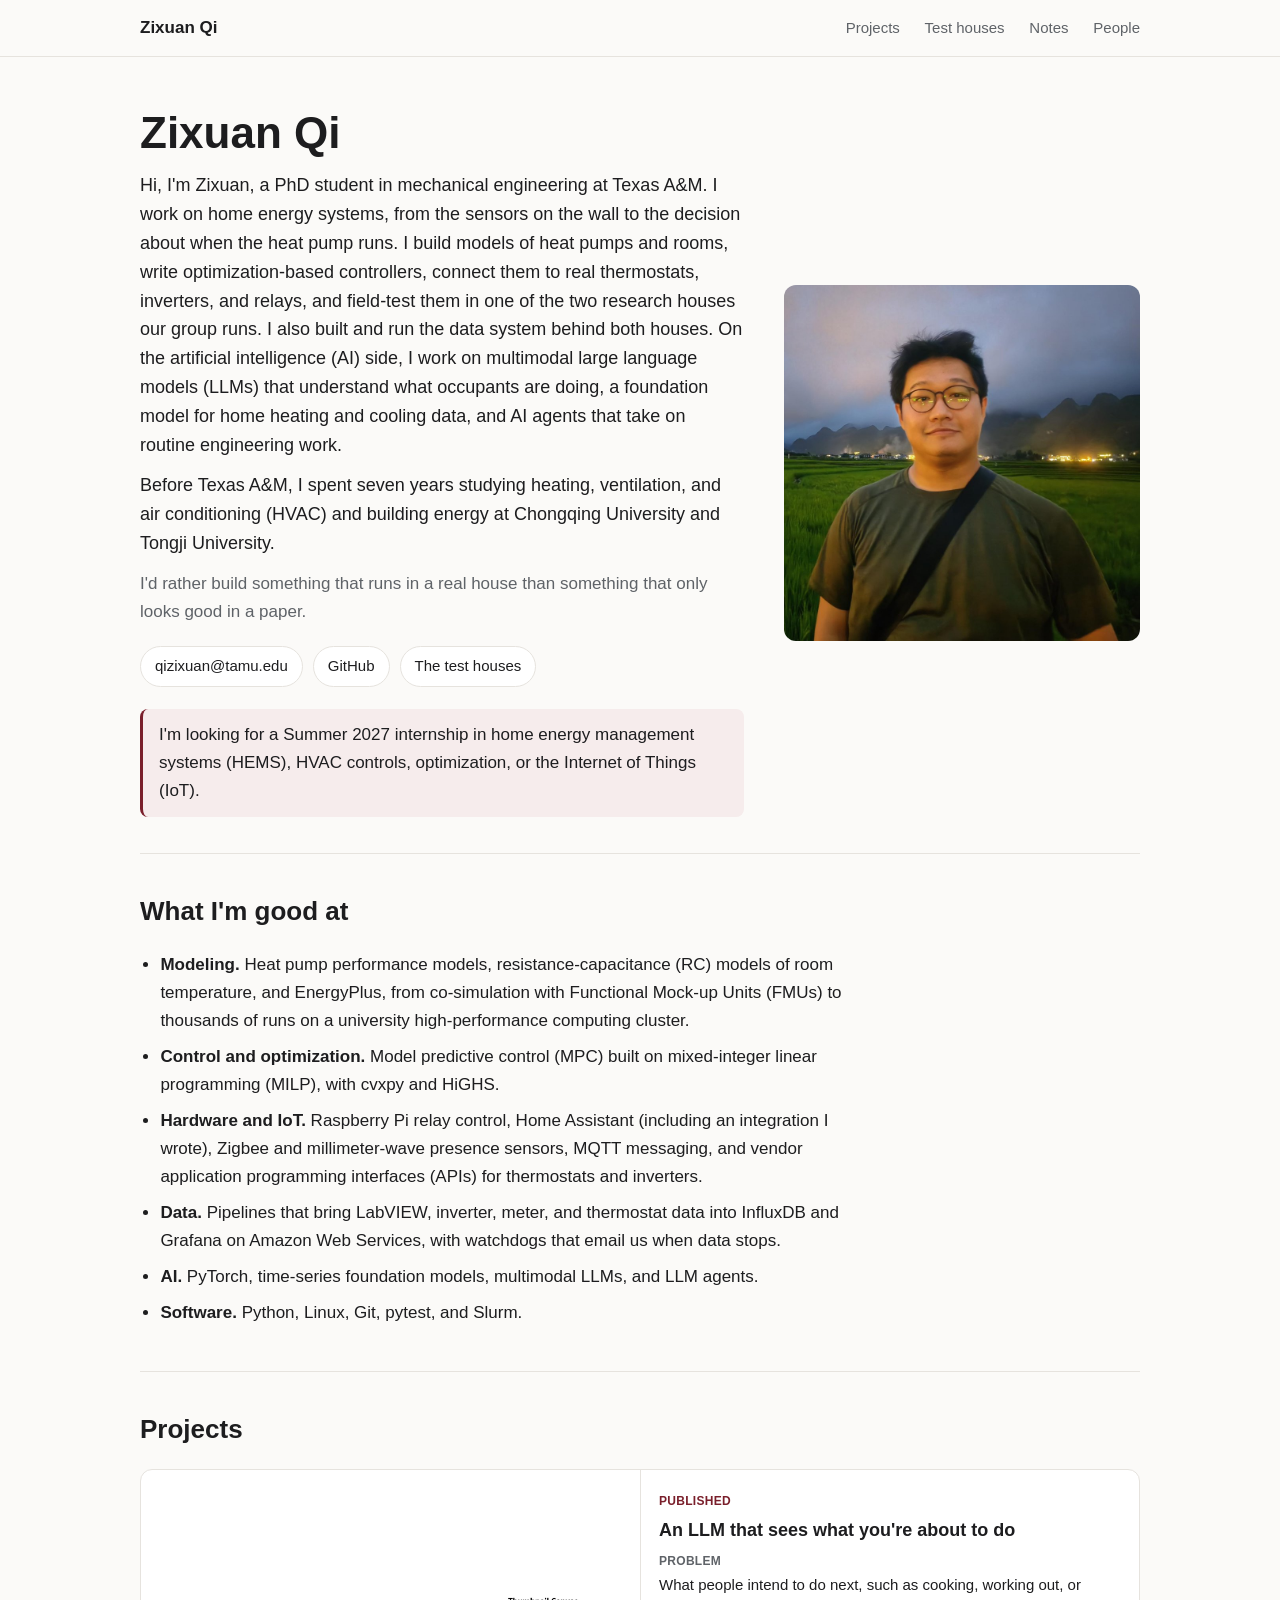
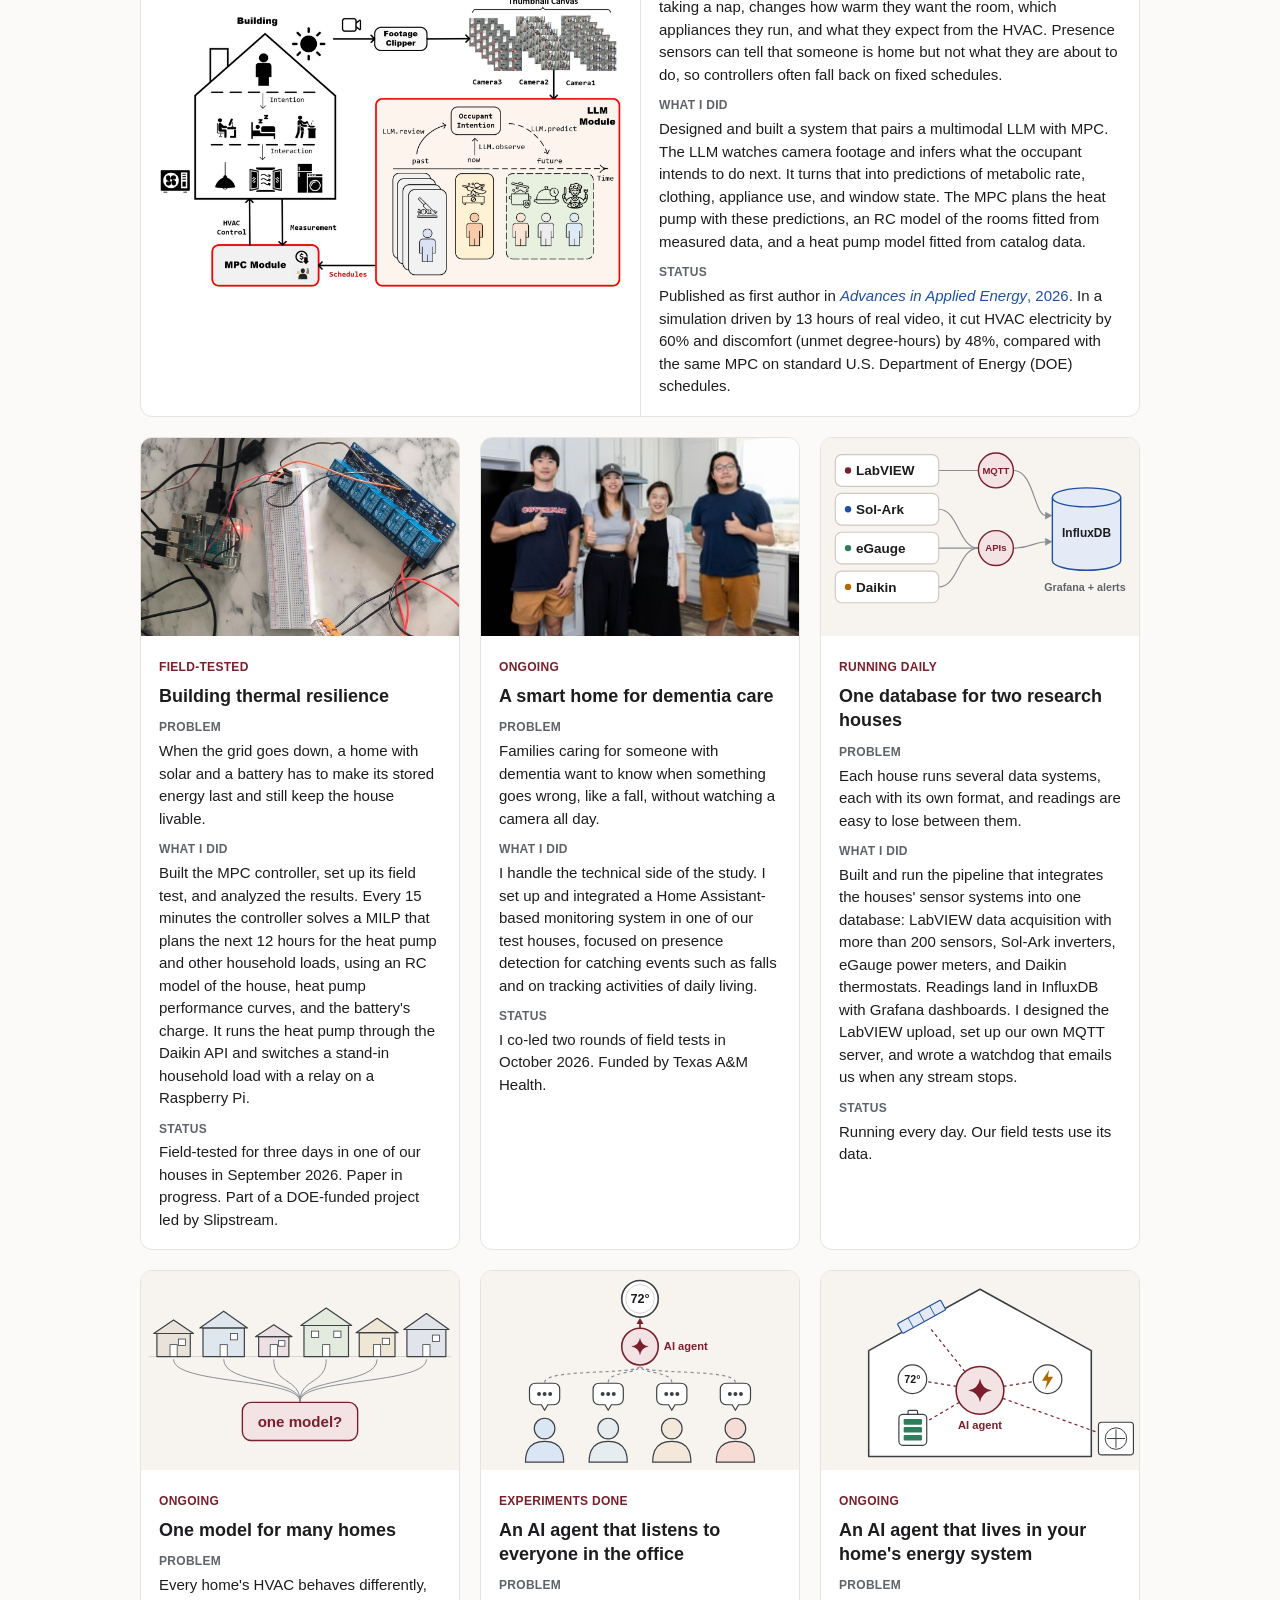
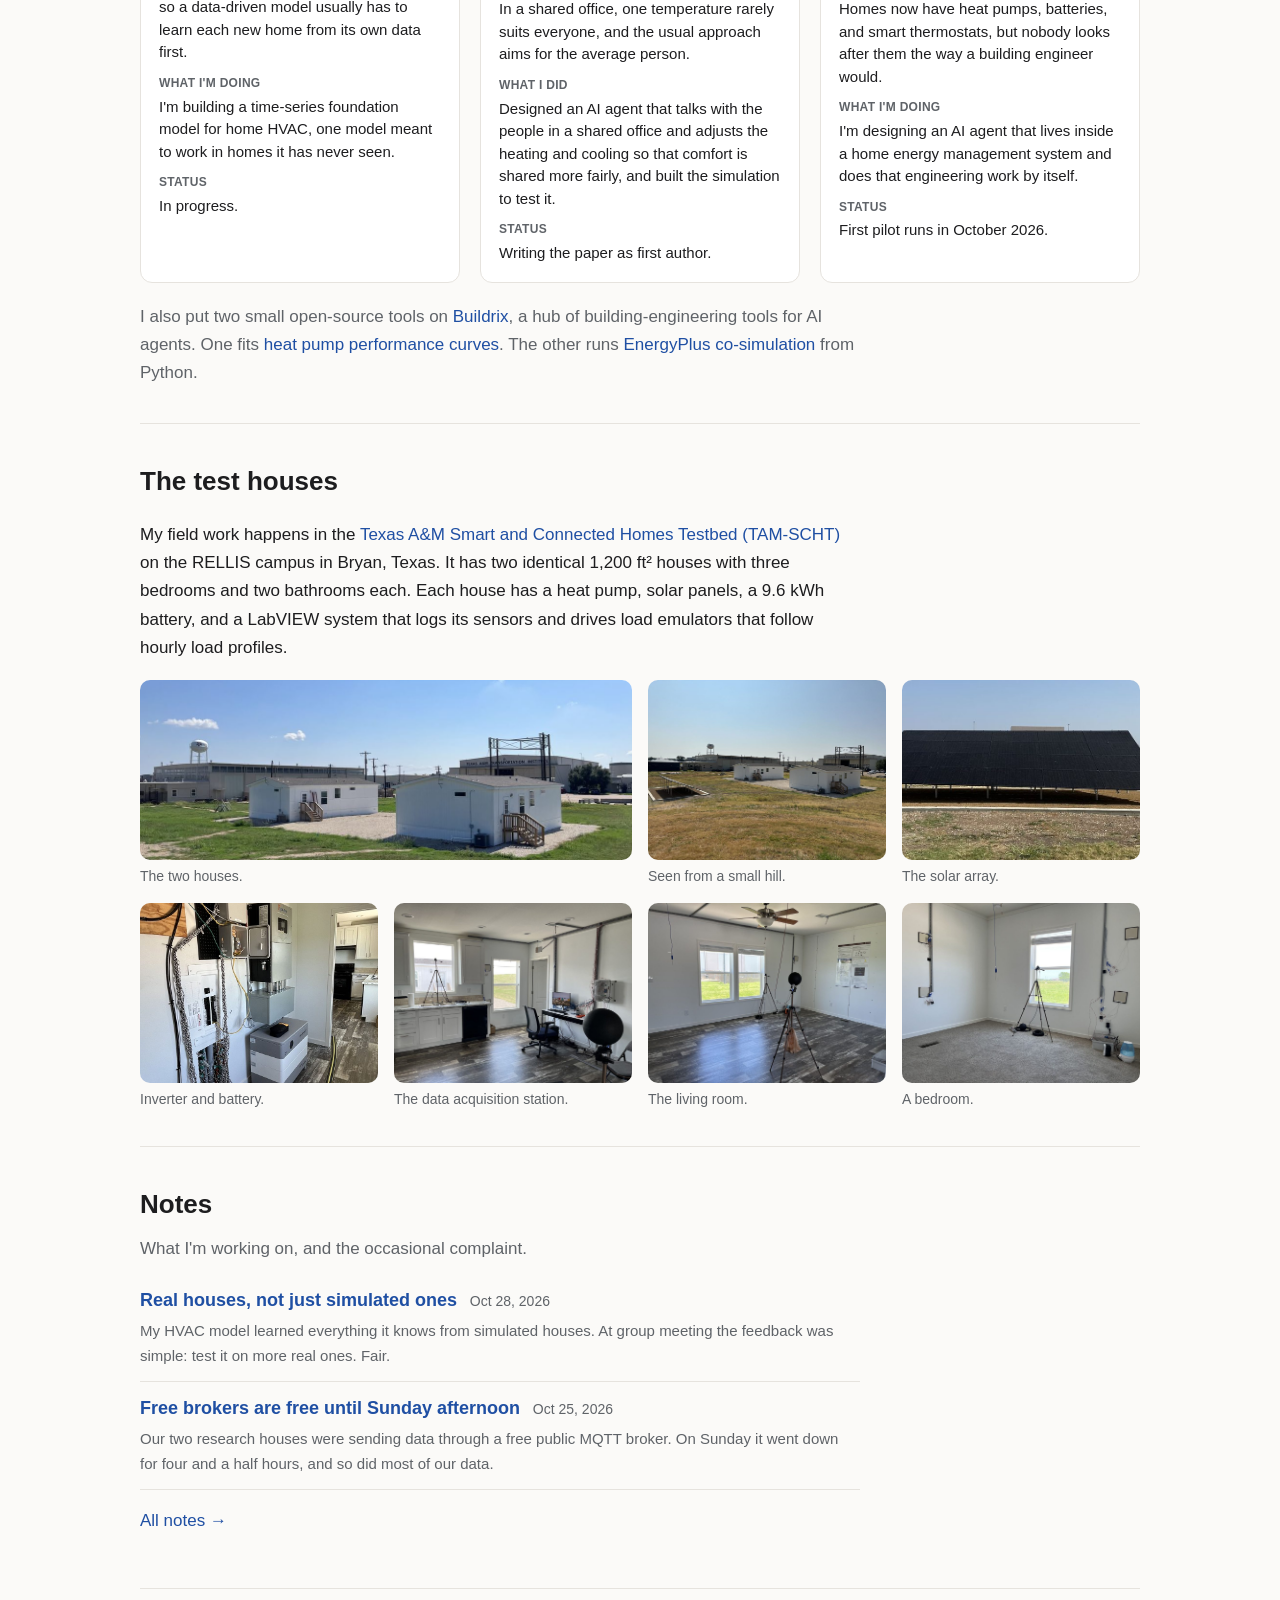
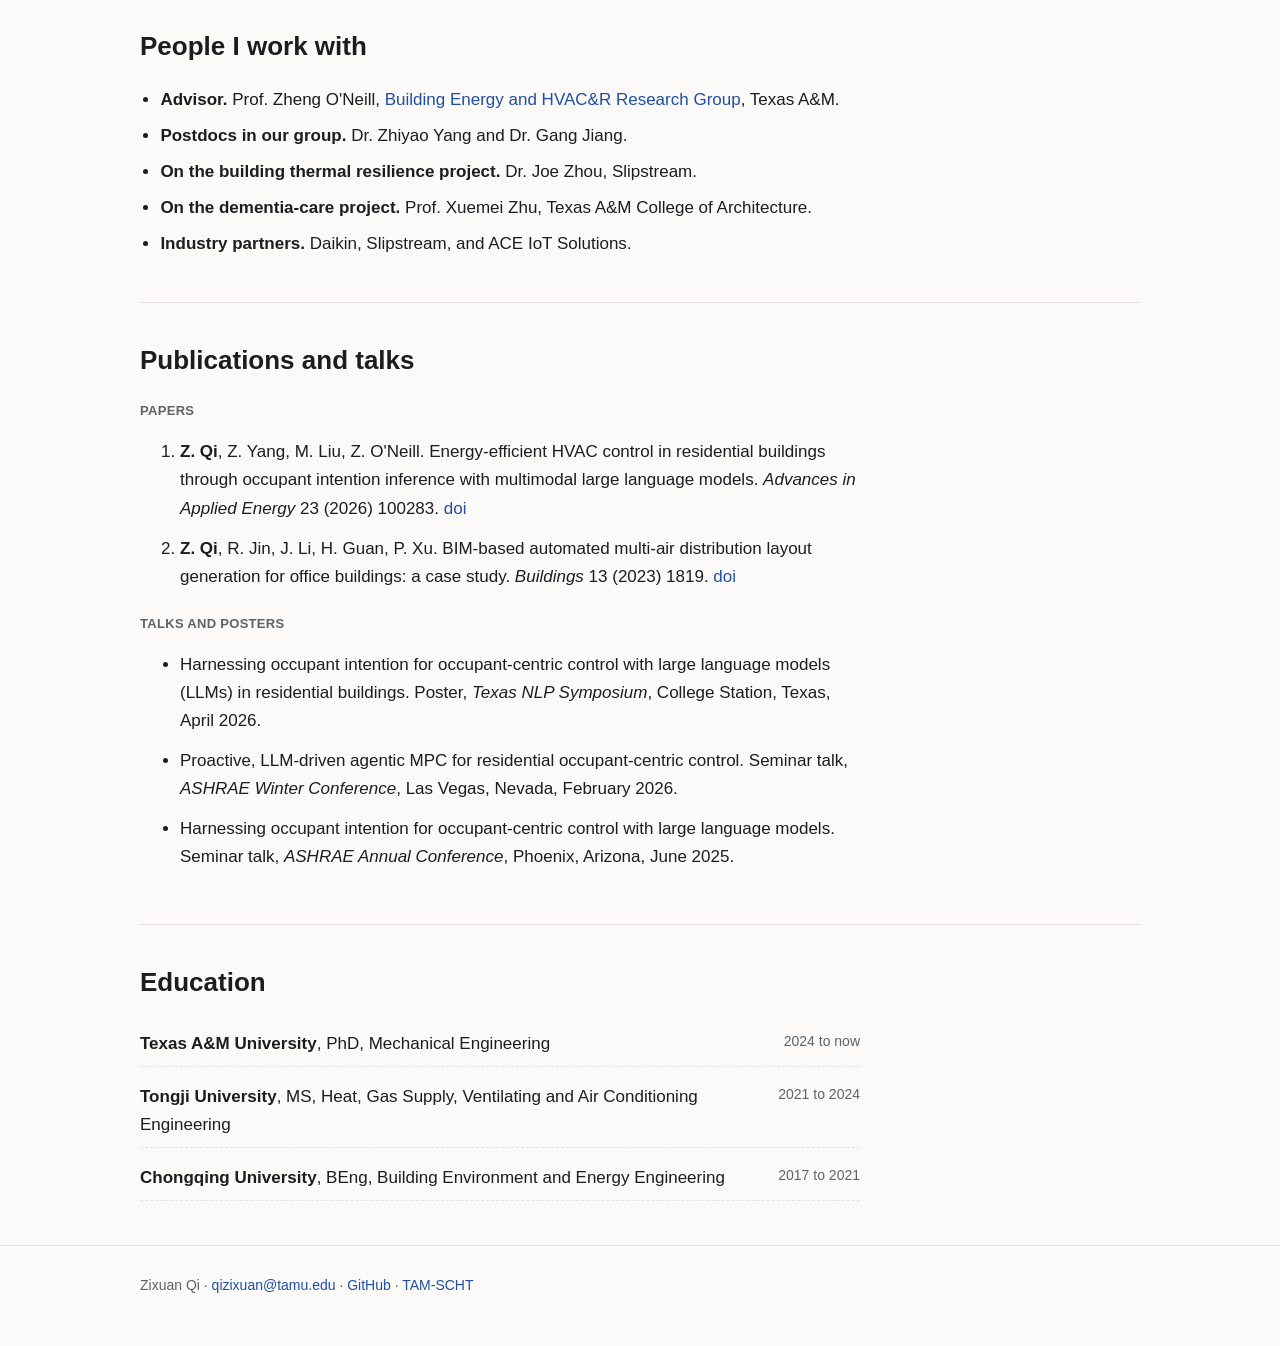
<file: index.html>
<!doctype html>
<html lang="en">
<head>
<meta charset="utf-8">
<meta name="viewport" content="width=device-width, initial-scale=1">
<title>Zixuan Qi</title>
<meta name="description" content="Zixuan Qi, PhD student at Texas A&amp;M. Home energy systems: modeling, model predictive control, IoT, and AI.">
<link rel="stylesheet" href="assets/css/site.css">
</head>
<body>
<header class="site-header">
  <div class="wrap">
    <a class="brand" href="./">Zixuan Qi</a>
    <nav class="nav">
      <a href="#projects">Projects</a>
      <a href="#testbed">Test houses</a>
      <a href="notes/">Notes</a>
      <a href="#people">People</a>
    </nav>
  </div>
</header>

<main class="wrap">
  <div class="hero">
    <div>
      <h1>Zixuan Qi</h1>
      <p class="lead">Hi, I'm Zixuan, a PhD student in mechanical engineering at Texas A&amp;M. I work on home energy systems, from the sensors on the wall to the decision about when the heat pump runs. I build models of heat pumps and rooms, write optimization-based controllers, connect them to real thermostats, inverters, and relays, and field-test them in one of the two research houses our group runs. I also built and run the data system behind both houses. On the artificial intelligence (AI) side, I work on multimodal large language models (LLMs) that understand what occupants are doing, a foundation model for home heating and cooling data, and AI agents that take on routine engineering work.</p>
      <p class="lead">Before Texas A&amp;M, I spent seven years studying heating, ventilation, and air conditioning (HVAC) and building energy at Chongqing University and Tongji University.</p>
      <p class="sub">I'd rather build something that runs in a real house than something that only looks good in a paper.</p>
      <div class="links">
        <a class="btn" href="mailto:qizixuan@tamu.edu">qizixuan@tamu.edu</a>
        <a class="btn" href="https://github.com/mrkey4real">GitHub</a>
        <a class="btn" href="#testbed">The test houses</a>
      </div>
      <p class="callout">I'm looking for a Summer 2027 internship in home energy management systems (HEMS), HVAC controls, optimization, or the Internet of Things (IoT).</p>
    </div>
    <figure class="portrait">
      <img src="assets/img/zixuan.jpg" alt="Zixuan Qi standing in a green rice field at dusk" width="900" height="900">
    </figure>
  </div>

  <section id="skills">
    <h2>What I'm good at</h2>
    <ul class="skills">
      <li><strong>Modeling.</strong> Heat pump performance models, resistance-capacitance (RC) models of room temperature, and EnergyPlus, from co-simulation with Functional Mock-up Units (FMUs) to thousands of runs on a university high-performance computing cluster.</li>
      <li><strong>Control and optimization.</strong> Model predictive control (MPC) built on mixed-integer linear programming (MILP), with cvxpy and HiGHS.</li>
      <li><strong>Hardware and IoT.</strong> Raspberry Pi relay control, Home Assistant (including an integration I wrote), Zigbee and millimeter-wave presence sensors, MQTT messaging, and vendor application programming interfaces (APIs) for thermostats and inverters.</li>
      <li><strong>Data.</strong> Pipelines that bring LabVIEW, inverter, meter, and thermostat data into InfluxDB and Grafana on Amazon Web Services, with watchdogs that email us when data stops.</li>
      <li><strong>AI.</strong> PyTorch, time-series foundation models, multimodal LLMs, and LLM agents.</li>
      <li><strong>Software.</strong> Python, Linux, Git, pytest, and Slurm.</li>
    </ul>
  </section>

  <section id="projects">
    <h2>Projects</h2>
    <div class="grid">
      <article class="card feature">
        <img class="fig" src="assets/img/llm-occ-overview.jpg" alt="Diagram from the paper: camera footage goes to an LLM module that infers occupant intention and sends schedules to an MPC module controlling the HVAC" loading="lazy" width="1600" height="1010">
        <div class="body">
          <span class="tag">Published</span>
          <h3>An LLM that sees what you're about to do</h3>
          <dl class="glance">
            <dt>Problem</dt><dd>What people intend to do next, such as cooking, working out, or taking a nap, changes how warm they want the room, which appliances they run, and what they expect from the HVAC. Presence sensors can tell that someone is home but not what they are about to do, so controllers often fall back on fixed schedules.</dd>
            <dt>What I did</dt><dd>Designed and built a system that pairs a multimodal LLM with MPC. The LLM watches camera footage and infers what the occupant intends to do next. It turns that into predictions of metabolic rate, clothing, appliance use, and window state. The MPC plans the heat pump with these predictions, an RC model of the rooms fitted from measured data, and a heat pump model fitted from catalog data.</dd>
            <dt>Status</dt><dd>Published as first author in <a href="https://doi.org/10.1016/j.adapen.2026.100283"><em>Advances in Applied Energy</em>, 2026</a>. In a simulation driven by 13 hours of real video, it cut HVAC electricity by 60% and discomfort (unmet degree-hours) by 48%, compared with the same MPC on standard U.S. Department of Energy (DOE) schedules.</dd>
          </dl>
        </div>
      </article>
      <article class="card">
        <img src="assets/img/racer-pi.jpg" alt="Raspberry Pi wired through a breadboard to an eight-channel relay board" loading="lazy" width="1020" height="638">
        <div class="body">
          <span class="tag">Field-tested</span>
          <h3>Building thermal resilience</h3>
          <dl class="glance">
            <dt>Problem</dt><dd>When the grid goes down, a home with solar and a battery has to make its stored energy last and still keep the house livable.</dd>
            <dt>What I did</dt><dd>Built the MPC controller, set up its field test, and analyzed the results. Every 15 minutes the controller solves a MILP that plans the next 12 hours for the heat pump and other household loads, using an RC model of the house, heat pump performance curves, and the battery's charge. It runs the heat pump through the Daikin API and switches a stand-in household load with a relay on a Raspberry Pi.</dd>
            <dt>Status</dt><dd>Field-tested for three days in one of our houses in September 2026. Paper in progress. Part of a DOE-funded project led by Slipstream.</dd>
          </dl>
        </div>
      </article>
      <article class="card">
        <img src="assets/img/dari-team.jpg" alt="Four members of the dementia-care project team giving a thumbs-up in a kitchen" loading="lazy" width="306" height="204">
        <div class="body">
          <span class="tag">Ongoing</span>
          <h3>A smart home for dementia care</h3>
          <dl class="glance">
            <dt>Problem</dt><dd>Families caring for someone with dementia want to know when something goes wrong, like a fall, without watching a camera all day.</dd>
            <dt>What I did</dt><dd>I handle the technical side of the study. I set up and integrated a Home Assistant-based monitoring system in one of our test houses, focused on presence detection for catching events such as falls and on tracking activities of daily living.</dd>
            <dt>Status</dt><dd>I co-led two rounds of field tests in October 2026. Funded by Texas A&amp;M Health.</dd>
          </dl>
        </div>
      </article>
      <article class="card">
        <img src="assets/svg/data-pipeline.svg" alt="LabVIEW data arrives over MQTT, and Sol-Ark, eGauge, and Daikin data come through vendor APIs, all into InfluxDB" loading="lazy" width="800" height="500">
        <div class="body">
          <span class="tag">Running daily</span>
          <h3>One database for two research houses</h3>
          <dl class="glance">
            <dt>Problem</dt><dd>Each house runs several data systems, each with its own format, and readings are easy to lose between them.</dd>
            <dt>What I did</dt><dd>Built and run the pipeline that integrates the houses' sensor systems into one database: LabVIEW data acquisition with more than 200 sensors, Sol-Ark inverters, eGauge power meters, and Daikin thermostats. Readings land in InfluxDB with Grafana dashboards. I designed the LabVIEW upload, set up our own MQTT server, and wrote a watchdog that emails us when any stream stops.</dd>
            <dt>Status</dt><dd>Running every day. Our field tests use its data.</dd>
          </dl>
        </div>
      </article>
      <article class="card">
        <img src="assets/svg/many-homes.svg" alt="Six different houses connected to a single box that asks: one model?" loading="lazy" width="800" height="500">
        <div class="body">
          <span class="tag">Ongoing</span>
          <h3>One model for many homes</h3>
          <dl class="glance">
            <dt>Problem</dt><dd>Every home's HVAC behaves differently, so a data-driven model usually has to learn each new home from its own data first.</dd>
            <dt>What I'm doing</dt><dd>I'm building a time-series foundation model for home HVAC, one model meant to work in homes it has never seen.</dd>
            <dt>Status</dt><dd>In progress.</dd>
          </dl>
        </div>
      </article>
      <article class="card">
        <img src="assets/svg/office-agent.svg" alt="Four people talking with one AI agent that sets a shared thermostat" loading="lazy" width="800" height="500">
        <div class="body">
          <span class="tag">Experiments done</span>
          <h3>An AI agent that listens to everyone in the office</h3>
          <dl class="glance">
            <dt>Problem</dt><dd>In a shared office, one temperature rarely suits everyone, and the usual approach aims for the average person.</dd>
            <dt>What I did</dt><dd>Designed an AI agent that talks with the people in a shared office and adjusts the heating and cooling so that comfort is shared more fairly, and built the simulation to test it.</dd>
            <dt>Status</dt><dd>Writing the paper as first author.</dd>
          </dl>
        </div>
      </article>
      <article class="card">
        <img src="assets/svg/home-agent.svg" alt="An AI agent at the center of a house, linked to the solar panels, thermostat, battery, electrical loads, and heat pump" loading="lazy" width="800" height="500">
        <div class="body">
          <span class="tag">Ongoing</span>
          <h3>An AI agent that lives in your home's energy system</h3>
          <dl class="glance">
            <dt>Problem</dt><dd>Homes now have heat pumps, batteries, and smart thermostats, but nobody looks after them the way a building engineer would.</dd>
            <dt>What I'm doing</dt><dd>I'm designing an AI agent that lives inside a home energy management system and does that engineering work by itself.</dd>
            <dt>Status</dt><dd>First pilot runs in October 2026.</dd>
          </dl>
        </div>
      </article>
    </div>
    <p class="aside">I also put two small open-source tools on <a href="https://buildrixhub.onrender.com/">Buildrix</a>, a hub of building-engineering tools for AI agents. One fits <a href="https://buildrixhub.onrender.com/#/skills/SSIM-0001">heat pump performance curves</a>. The other runs <a href="https://buildrixhub.onrender.com/#/skills/SCTL-0003">EnergyPlus co-simulation</a> from Python.</p>
  </section>

  <section id="testbed">
    <h2>The test houses</h2>
    <p class="prose">My field work happens in the <a href="https://hvac.engr.tamu.edu/tamscht">Texas A&amp;M Smart and Connected Homes Testbed (TAM-SCHT)</a> on the RELLIS campus in Bryan, Texas. It has two identical 1,200 ft² houses with three bedrooms and two bathrooms each. Each house has a heat pump, solar panels, a 9.6 kWh battery, and a LabVIEW system that logs its sensors and drives load emulators that follow hourly load profiles.</p>
    <div class="gallery">
      <figure><img src="assets/img/homes.jpg" alt="Two single-story research houses side by side on an open field" loading="lazy" width="1000" height="750"><figcaption>The two houses.</figcaption></figure>
      <figure><img src="assets/img/homes-hill.jpg" alt="The two research houses seen from a small hill" loading="lazy" width="1000" height="750"><figcaption>Seen from a small hill.</figcaption></figure>
      <figure><img src="assets/img/pv-array.jpg" alt="Ground-mounted solar panels next to the test houses" loading="lazy" width="1000" height="407"><figcaption>The solar array.</figcaption></figure>
      <figure><img src="assets/img/mech-room.jpg" alt="Mechanical room of a test house with the inverter, battery, and wiring" loading="lazy" width="750" height="1000"><figcaption>Inverter and battery.</figcaption></figure>
      <figure><img src="assets/img/daq-desk.jpg" alt="Data-acquisition computer and sensor cabinet inside a test house" loading="lazy" width="1000" height="750"><figcaption>The data acquisition station.</figcaption></figure>
      <figure><img src="assets/img/living-room.jpg" alt="Living room of a test house" loading="lazy" width="1000" height="750"><figcaption>The living room.</figcaption></figure>
      <figure><img src="assets/img/west-bedroom.jpg" alt="Bedroom of a test house" loading="lazy" width="1000" height="750"><figcaption>A bedroom.</figcaption></figure>
    </div>
  </section>

  <section id="notes">
    <h2>Notes</h2>
    <p class="aside">What I'm working on, and the occasional complaint.</p>
    <!-- NOTES:START -->
  <ul class="notes">
    <li><a href="notes/2026-10-28-real-houses.html">Real houses, not just simulated ones</a> <span class="when">Oct 28, 2026</span><p>My HVAC model learned everything it knows from simulated houses. At group meeting the feedback was simple: test it on more real ones. Fair.</p></li>
    <li><a href="notes/2026-10-25-free-brokers.html">Free brokers are free until Sunday afternoon</a> <span class="when">Oct 25, 2026</span><p>Our two research houses were sending data through a free public MQTT broker. On Sunday it went down for four and a half hours, and so did most of our data.</p></li>
  </ul>
  <!-- NOTES:END -->
    <p><a href="notes/">All notes →</a></p>
  </section>

  <section id="people">
    <h2>People I work with</h2>
    <ul class="people">
      <li><strong>Advisor.</strong> Prof. Zheng O'Neill, <a href="https://hvac.engr.tamu.edu/">Building Energy and HVAC&amp;R Research Group</a>, Texas A&amp;M.</li>
      <li><strong>Postdocs in our group.</strong> Dr. Zhiyao Yang and Dr. Gang Jiang.</li>
      <li><strong>On the building thermal resilience project.</strong> Dr. Joe Zhou, Slipstream.</li>
      <li><strong>On the dementia-care project.</strong> Prof. Xuemei Zhu, Texas A&amp;M College of Architecture.</li>
      <li><strong>Industry partners.</strong> Daikin, Slipstream, and ACE IoT Solutions.</li>
    </ul>
  </section>

  <section id="publications">
    <h2>Publications and talks</h2>
    <h3 class="list-head">Papers</h3>
    <ol class="pubs prose">
      <li><strong>Z. Qi</strong>, Z. Yang, M. Liu, Z. O'Neill. Energy-efficient HVAC control in residential buildings through occupant intention inference with multimodal large language models. <em>Advances in Applied Energy</em> 23 (2026) 100283. <a href="https://doi.org/10.1016/j.adapen.2026.100283">doi</a></li>
      <li><strong>Z. Qi</strong>, R. Jin, J. Li, H. Guan, P. Xu. BIM-based automated multi-air distribution layout generation for office buildings: a case study. <em>Buildings</em> 13 (2023) 1819. <a href="https://doi.org/10.3390/buildings13071819">doi</a></li>
    </ol>
    <h3 class="list-head">Talks and posters</h3>
    <ul class="pubs prose">
      <li>Harnessing occupant intention for occupant-centric control with large language models (LLMs) in residential buildings. Poster, <em>Texas NLP Symposium</em>, College Station, Texas, April 2026.</li>
      <li>Proactive, LLM-driven agentic MPC for residential occupant-centric control. Seminar talk, <em>ASHRAE Winter Conference</em>, Las Vegas, Nevada, February 2026.</li>
      <li>Harnessing occupant intention for occupant-centric control with large language models. Seminar talk, <em>ASHRAE Annual Conference</em>, Phoenix, Arizona, June 2025.</li>
    </ul>
  </section>

  <section id="education">
    <h2>Education</h2>
    <ul class="edu prose">
      <li><span><strong>Texas A&amp;M University</strong>, PhD, Mechanical Engineering</span><span class="when">2024 to now</span></li>
      <li><span><strong>Tongji University</strong>, MS, Heat, Gas Supply, Ventilating and Air Conditioning Engineering</span><span class="when">2021 to 2024</span></li>
      <li><span><strong>Chongqing University</strong>, BEng, Building Environment and Energy Engineering</span><span class="when">2017 to 2021</span></li>
    </ul>
  </section>
</main>

<footer>
  <div class="wrap">
    <p>Zixuan Qi · <a href="mailto:qizixuan@tamu.edu">qizixuan@tamu.edu</a> · <a href="https://github.com/mrkey4real">GitHub</a> · <a href="https://hvac.engr.tamu.edu/tamscht">TAM-SCHT</a></p>
  </div>
</footer>
</body>
</html>
</file>
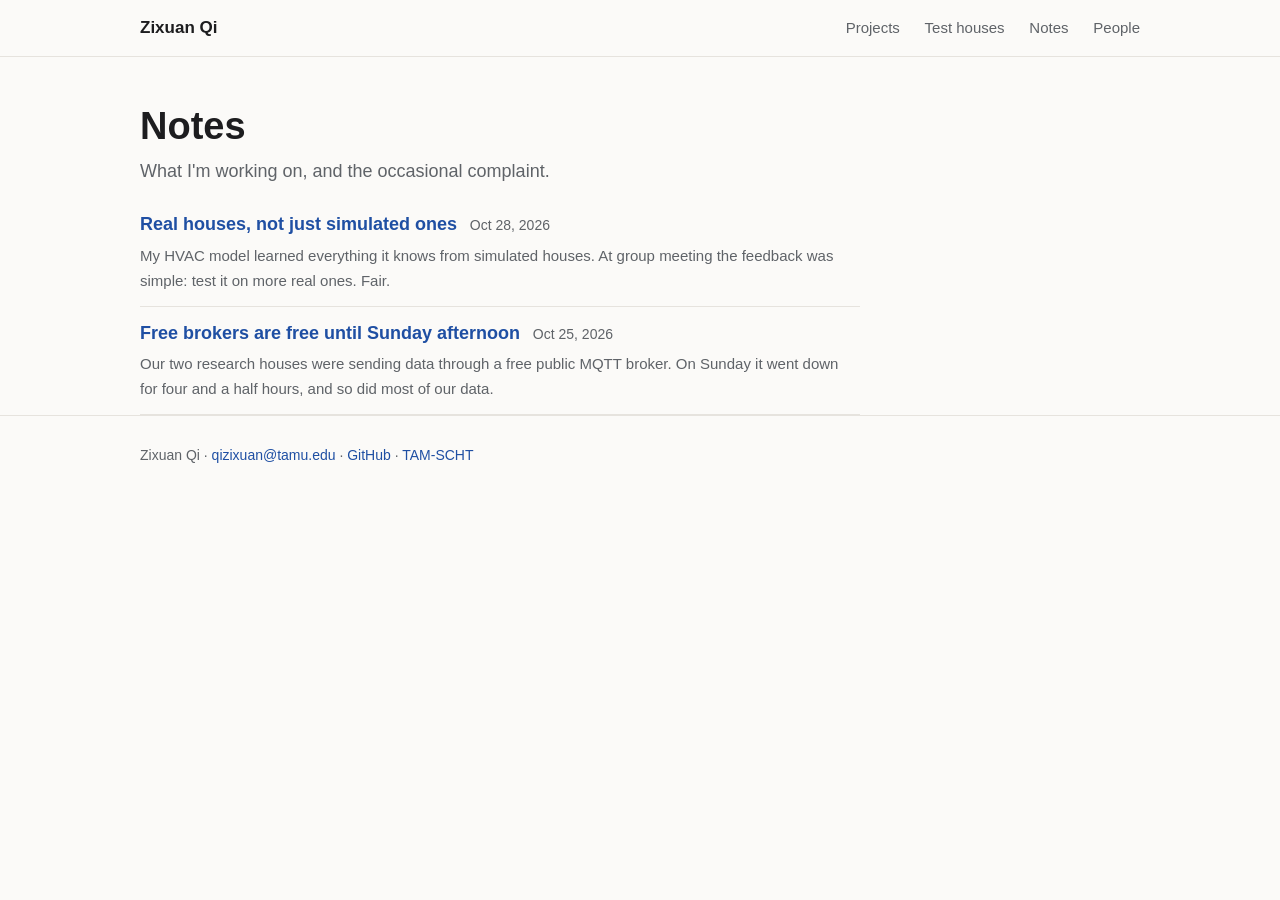
<file: notes/index.html>
<!doctype html>
<html lang="en">
<head>
<meta charset="utf-8">
<meta name="viewport" content="width=device-width, initial-scale=1">
<title>Notes · Zixuan Qi</title>
<meta name="description" content="Short notes on what Zixuan Qi is working on.">
<link rel="stylesheet" href="../assets/css/site.css">
</head>
<body>
<header class="site-header">
  <div class="wrap">
    <a class="brand" href="../">Zixuan Qi</a>
    <nav class="nav">
      <a href="../#projects">Projects</a>
      <a href="../#testbed">Test houses</a>
      <a href="./">Notes</a>
      <a href="../#people">People</a>
    </nav>
  </div>
</header>

<main class="wrap">
  <div class="page-head">
    <h1>Notes</h1>
    <p>What I'm working on, and the occasional complaint.</p>
  </div>
  <ul class="notes">
    <li><a href="2026-10-28-real-houses.html">Real houses, not just simulated ones</a> <span class="when">Oct 28, 2026</span><p>My HVAC model learned everything it knows from simulated houses. At group meeting the feedback was simple: test it on more real ones. Fair.</p></li>
    <li><a href="2026-10-25-free-brokers.html">Free brokers are free until Sunday afternoon</a> <span class="when">Oct 25, 2026</span><p>Our two research houses were sending data through a free public MQTT broker. On Sunday it went down for four and a half hours, and so did most of our data.</p></li>
  </ul>
</main>

<footer>
  <div class="wrap">
    <p>Zixuan Qi · <a href="mailto:qizixuan@tamu.edu">qizixuan@tamu.edu</a> · <a href="https://github.com/mrkey4real">GitHub</a> · <a href="https://hvac.engr.tamu.edu/tamscht">TAM-SCHT</a></p>
  </div>
</footer>
</body>
</html>
</file>
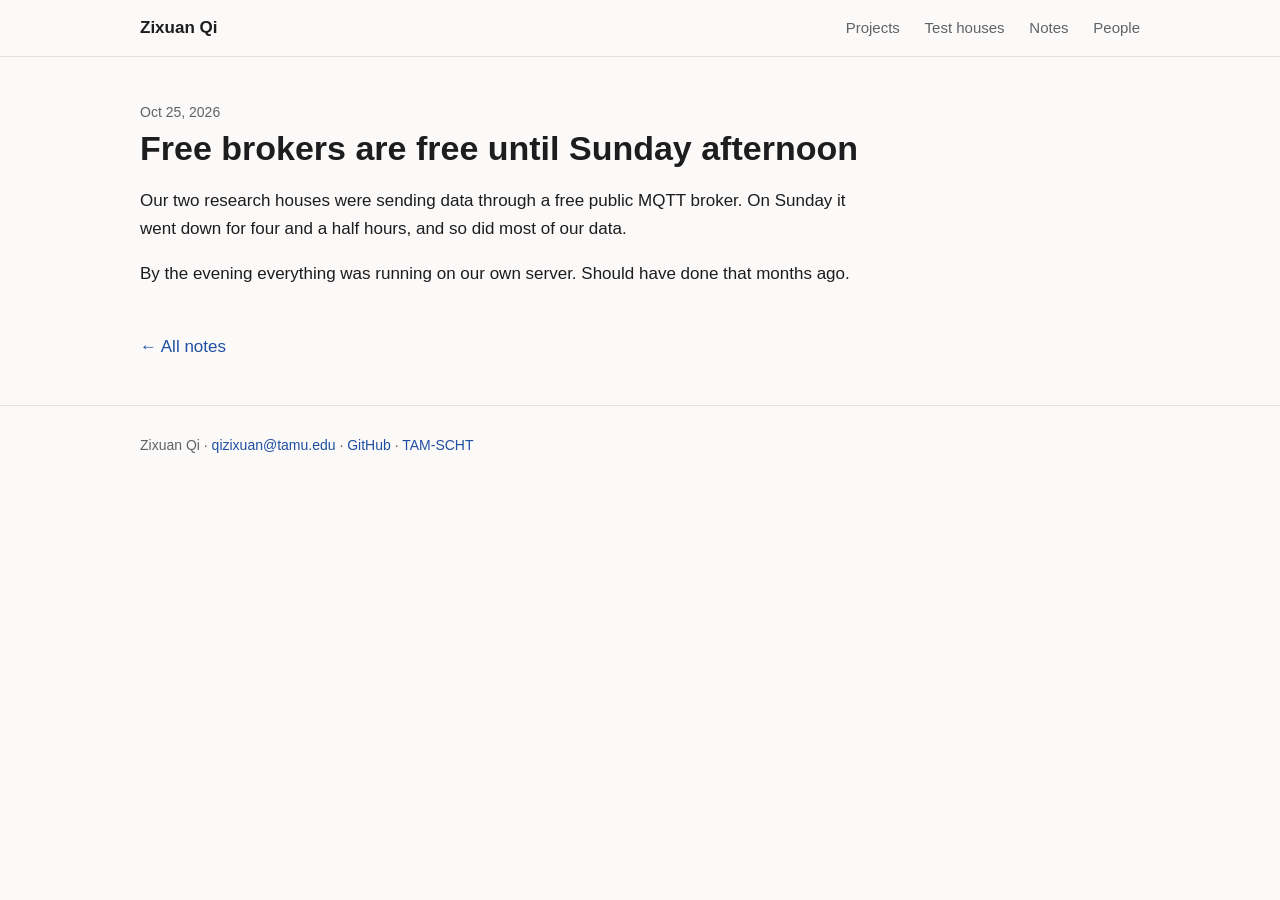
<file: notes/2026-10-25-free-brokers.html>
<!doctype html>
<html lang="en">
<head>
<meta charset="utf-8">
<meta name="viewport" content="width=device-width, initial-scale=1">
<title>Free brokers are free until Sunday afternoon · Zixuan Qi</title>
<meta name="description" content="Our two research houses were sending data through a free public MQTT broker. On Sunday it went down for four and a half hours, and so did most of our data.">
<link rel="stylesheet" href="../assets/css/site.css">
</head>
<body>
<header class="site-header">
  <div class="wrap">
    <a class="brand" href="../">Zixuan Qi</a>
    <nav class="nav">
      <a href="../#projects">Projects</a>
      <a href="../#testbed">Test houses</a>
      <a href="./">Notes</a>
      <a href="../#people">People</a>
    </nav>
  </div>
</header>

<main class="wrap">
  <article class="post">
    <p class="when">Oct 25, 2026</p>
    <h1>Free brokers are free until Sunday afternoon</h1>
    <div class="prose">
<p>Our two research houses were sending data through a free public MQTT broker. On Sunday it went down for four and a half hours, and so did most of our data.</p>
<p>By the evening everything was running on our own server. Should have done that months ago.</p>
    </div>
  </article>
  <a class="back" href="./">← All notes</a>
</main>

<footer>
  <div class="wrap">
    <p>Zixuan Qi · <a href="mailto:qizixuan@tamu.edu">qizixuan@tamu.edu</a> · <a href="https://github.com/mrkey4real">GitHub</a> · <a href="https://hvac.engr.tamu.edu/tamscht">TAM-SCHT</a></p>
  </div>
</footer>
</body>
</html>
</file>
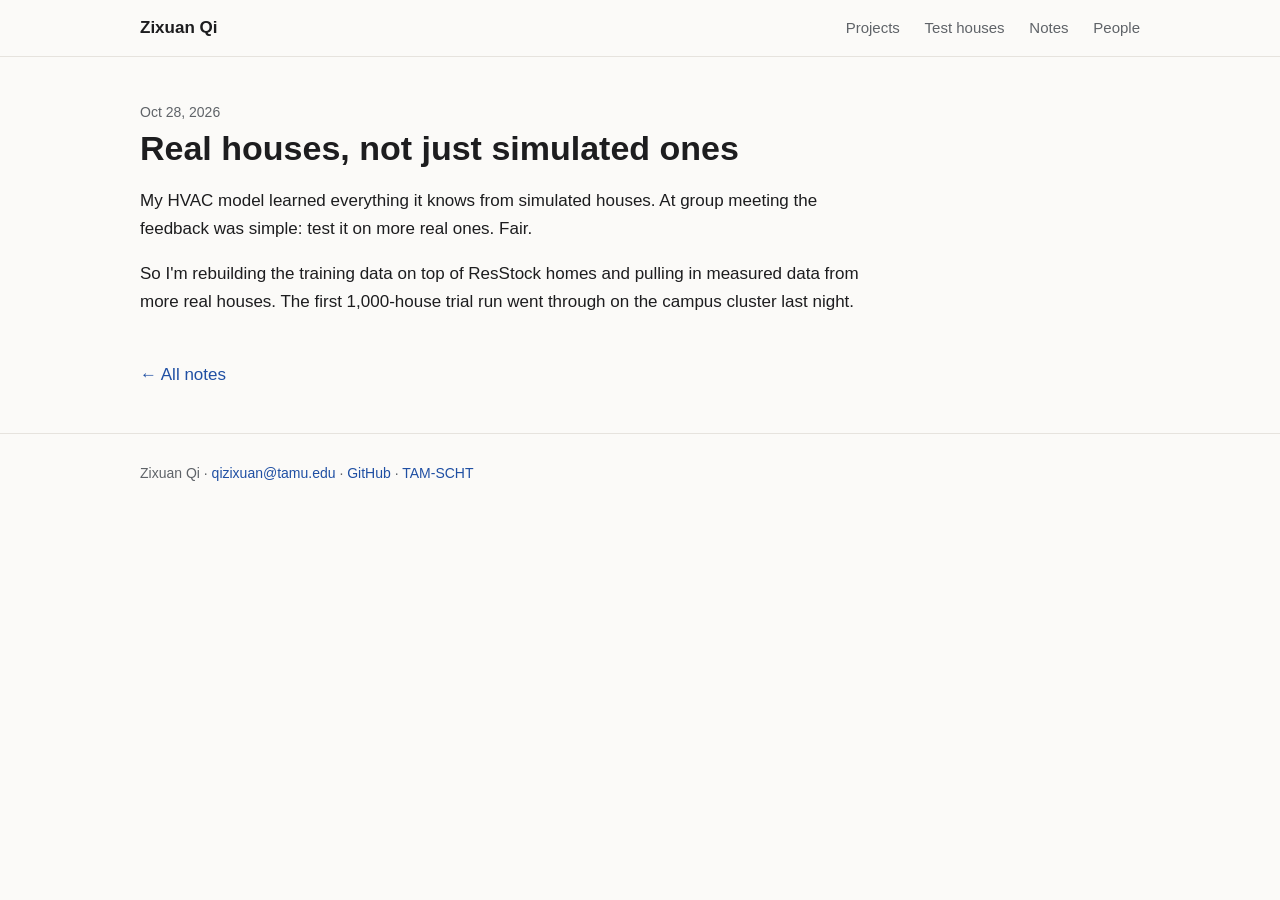
<file: notes/2026-10-28-real-houses.html>
<!doctype html>
<html lang="en">
<head>
<meta charset="utf-8">
<meta name="viewport" content="width=device-width, initial-scale=1">
<title>Real houses, not just simulated ones · Zixuan Qi</title>
<meta name="description" content="My HVAC model learned everything it knows from simulated houses. At group meeting the feedback was simple: test it on more real ones. Fair.">
<link rel="stylesheet" href="../assets/css/site.css">
</head>
<body>
<header class="site-header">
  <div class="wrap">
    <a class="brand" href="../">Zixuan Qi</a>
    <nav class="nav">
      <a href="../#projects">Projects</a>
      <a href="../#testbed">Test houses</a>
      <a href="./">Notes</a>
      <a href="../#people">People</a>
    </nav>
  </div>
</header>

<main class="wrap">
  <article class="post">
    <p class="when">Oct 28, 2026</p>
    <h1>Real houses, not just simulated ones</h1>
    <div class="prose">
<p>My HVAC model learned everything it knows from simulated houses. At group meeting the feedback was simple: test it on more real ones. Fair.</p>
<p>So I'm rebuilding the training data on top of ResStock homes and pulling in measured data from more real houses. The first 1,000-house trial run went through on the campus cluster last night.</p>
    </div>
  </article>
  <a class="back" href="./">← All notes</a>
</main>

<footer>
  <div class="wrap">
    <p>Zixuan Qi · <a href="mailto:qizixuan@tamu.edu">qizixuan@tamu.edu</a> · <a href="https://github.com/mrkey4real">GitHub</a> · <a href="https://hvac.engr.tamu.edu/tamscht">TAM-SCHT</a></p>
  </div>
</footer>
</body>
</html>
</file>
<file: assets/css/site.css>
/* Personal homepage styles. Follows the visitor's light or dark setting. */
:root {
  --bg: #fbfaf8;
  --surface: #ffffff;
  --text: #1d1d1f;
  --muted: #5f6368;
  --line: #e6e3de;
  --accent: #7a1f2b;
  --accent-soft: #f6ecec;
  --link: #1f4fa3;
  --radius: 12px;
  --maxw: 1040px;
  --textw: 720px;
}

@media (prefers-color-scheme: dark) {
  :root {
    --bg: #121315;
    --surface: #1b1d20;
    --text: #e8e6e3;
    --muted: #a1a5ab;
    --line: #2c2f33;
    --accent: #e3929c;
    --accent-soft: #2a1d20;
    --link: #8fb4ff;
  }
}

* { box-sizing: border-box; }

html { -webkit-text-size-adjust: 100%; scroll-padding-top: 72px; }

body {
  margin: 0;
  background: var(--bg);
  color: var(--text);
  font: 17px/1.65 -apple-system, BlinkMacSystemFont, "Segoe UI", Roboto, "Helvetica Neue", Arial, sans-serif;
}

a { color: var(--link); text-decoration: none; }
a:hover { text-decoration: underline; }
img { max-width: 100%; height: auto; display: block; }
code {
  font-family: ui-monospace, SFMono-Regular, Menlo, Consolas, monospace;
  font-size: 0.92em;
  background: var(--accent-soft);
  padding: 1px 5px;
  border-radius: 4px;
}

.wrap { max-width: var(--maxw); margin: 0 auto; padding: 0 20px; }

/* Header */
.site-header {
  position: sticky;
  top: 0;
  z-index: 10;
  background: var(--bg);
  background: color-mix(in srgb, var(--bg) 90%, transparent);
  backdrop-filter: blur(8px);
  border-bottom: 1px solid var(--line);
}
.site-header .wrap { display: flex; align-items: center; justify-content: space-between; height: 56px; }
.brand { font-weight: 700; color: var(--text); white-space: nowrap; }
.brand:hover { text-decoration: none; }
.nav a { color: var(--muted); margin-left: 20px; font-size: 15px; }
.nav a:hover { color: var(--text); text-decoration: none; }

/* Home hero */
.hero { display: grid; grid-template-columns: 1.7fr 1fr; gap: 40px; align-items: center; padding: 52px 0 36px; }
.hero h1 { font-size: 44px; line-height: 1.1; margin: 0 0 14px; }
.lead { font-size: 18px; line-height: 1.6; margin: 0 0 12px; }
.sub { color: var(--muted); margin: 0 0 20px; }
.links { display: flex; flex-wrap: wrap; gap: 10px; }
.btn {
  display: inline-block;
  padding: 7px 14px;
  border: 1px solid var(--line);
  border-radius: 999px;
  color: var(--text);
  background: var(--surface);
  font-size: 15px;
}
.btn:hover { border-color: var(--accent); text-decoration: none; }
.callout {
  background: var(--accent-soft);
  border-left: 3px solid var(--accent);
  padding: 12px 16px;
  border-radius: 8px;
  margin: 22px 0 0;
}

figure { margin: 0; }
figcaption { color: var(--muted); font-size: 14px; line-height: 1.5; margin-top: 8px; }
.portrait img { border-radius: var(--radius); aspect-ratio: 1; object-fit: cover; width: 100%; max-width: 360px; margin-left: auto; }

/* Sections */
section { padding: 36px 0; border-top: 1px solid var(--line); }
section h2 { font-size: 26px; margin: 0 0 18px; }
section > h2 + .aside { margin: -8px 0 10px; }
.prose { max-width: var(--textw); }
.prose li { margin-bottom: 8px; }
.aside { color: var(--muted); max-width: var(--textw); margin: 20px 0 0; }
.skills, .people { max-width: var(--textw); padding-left: 1.2em; margin: 0; }
.skills li, .people li { margin-bottom: 8px; }

/* Project cards */
.grid { display: grid; grid-template-columns: repeat(3, 1fr); gap: 20px; }
.card {
  background: var(--surface);
  border: 1px solid var(--line);
  border-radius: var(--radius);
  overflow: hidden;
  display: flex;
  flex-direction: column;
}
.card img { aspect-ratio: 16 / 10; object-fit: cover; width: 100%; }
.card img.fig { object-fit: contain; background: #ffffff; }
.card.feature { grid-column: 1 / -1; display: grid; grid-template-columns: 1fr 1fr; }
.card.feature img { align-self: center; aspect-ratio: 1600 / 1010; padding: 12px; }
.card.feature .body { border-left: 1px solid var(--line); }
.card .body { padding: 16px 18px 18px; }
.card h3 { font-size: 18px; line-height: 1.35; margin: 0 0 4px; }
.tag {
  display: inline-block;
  font-size: 12px;
  font-weight: 600;
  letter-spacing: 0.3px;
  text-transform: uppercase;
  color: var(--accent);
  margin-bottom: 6px;
}
.glance { margin: 0; }
.glance dt {
  font-size: 12px;
  font-weight: 600;
  letter-spacing: 0.3px;
  text-transform: uppercase;
  color: var(--muted);
  margin-top: 10px;
}
.glance dd { margin: 2px 0 0; font-size: 15px; line-height: 1.5; }

/* Test-house photos */
.gallery { display: grid; grid-template-columns: repeat(4, 1fr); gap: 16px; margin-top: 18px; }
.gallery figure:first-child { grid-column: span 2; }
.gallery img { height: 180px; width: 100%; object-fit: cover; border-radius: 10px; }
.gallery figcaption { margin-top: 6px; }

/* Lists */
.pubs li { margin-bottom: 12px; }
.list-head { font-size: 13px; font-weight: 600; letter-spacing: 0.3px; text-transform: uppercase; color: var(--muted); margin: 22px 0 8px; }
section > h2 + .list-head { margin-top: 0; }
.edu { list-style: none; padding: 0; margin: 0; }
.edu li { display: flex; justify-content: space-between; gap: 16px; padding: 8px 0; border-bottom: 1px dashed var(--line); }
.edu .when { white-space: nowrap; }

/* Notes */
.when { color: var(--muted); font-size: 14px; }
.notes { list-style: none; padding: 0; margin: 0; max-width: var(--textw); }
.notes li { padding: 12px 0; border-bottom: 1px solid var(--line); }
.notes li > a { font-weight: 600; font-size: 18px; }
.notes .when { margin-left: 8px; }
.notes li p { margin: 4px 0 0; color: var(--muted); font-size: 15px; }
.page-head { padding: 48px 0 12px; }
.page-head h1 { font-size: 38px; line-height: 1.15; margin: 0 0 8px; }
.page-head p { font-size: 18px; color: var(--muted); max-width: var(--textw); margin: 0; }
.post { padding: 44px 0 0; max-width: var(--textw); }
.post h1 { font-size: 34px; line-height: 1.2; margin: 4px 0 18px; }
.post .when { margin: 0; }
.post figure { margin: 18px 0; }
.post figure img { border-radius: 10px; }
.back { display: inline-block; margin: 28px 0 44px; }

footer { border-top: 1px solid var(--line); padding: 24px 0 44px; color: var(--muted); font-size: 14px; }
footer p { margin: 4px 0; }

@media (max-width: 960px) {
  .grid { grid-template-columns: repeat(2, 1fr); }
}

@media (max-width: 760px) {
  body { font-size: 16px; }
  .grid { grid-template-columns: 1fr; }
  .card.feature { display: flex; }
  .card.feature img { aspect-ratio: 16 / 10; padding: 0; }
  .card.feature .body { border-left: 0; }
  .gallery { grid-template-columns: repeat(2, 1fr); gap: 12px; }
  .gallery img { height: 130px; }
  .hero { grid-template-columns: 1fr; padding-top: 32px; gap: 24px; }
  .portrait { order: -1; }
  .portrait img { max-width: 200px; margin-left: 0; }
  .hero h1 { font-size: 36px; }
  .lead { font-size: 17px; }
  .nav a { margin-left: 14px; }
  .page-head h1, .post h1 { font-size: 30px; }
  .edu li { flex-direction: column; gap: 2px; }
}

/* Phones: hide the Test houses link so the header stays on one line. */
@media (max-width: 440px) {
  .nav a[href$="#testbed"] { display: none; }
}
</file>
